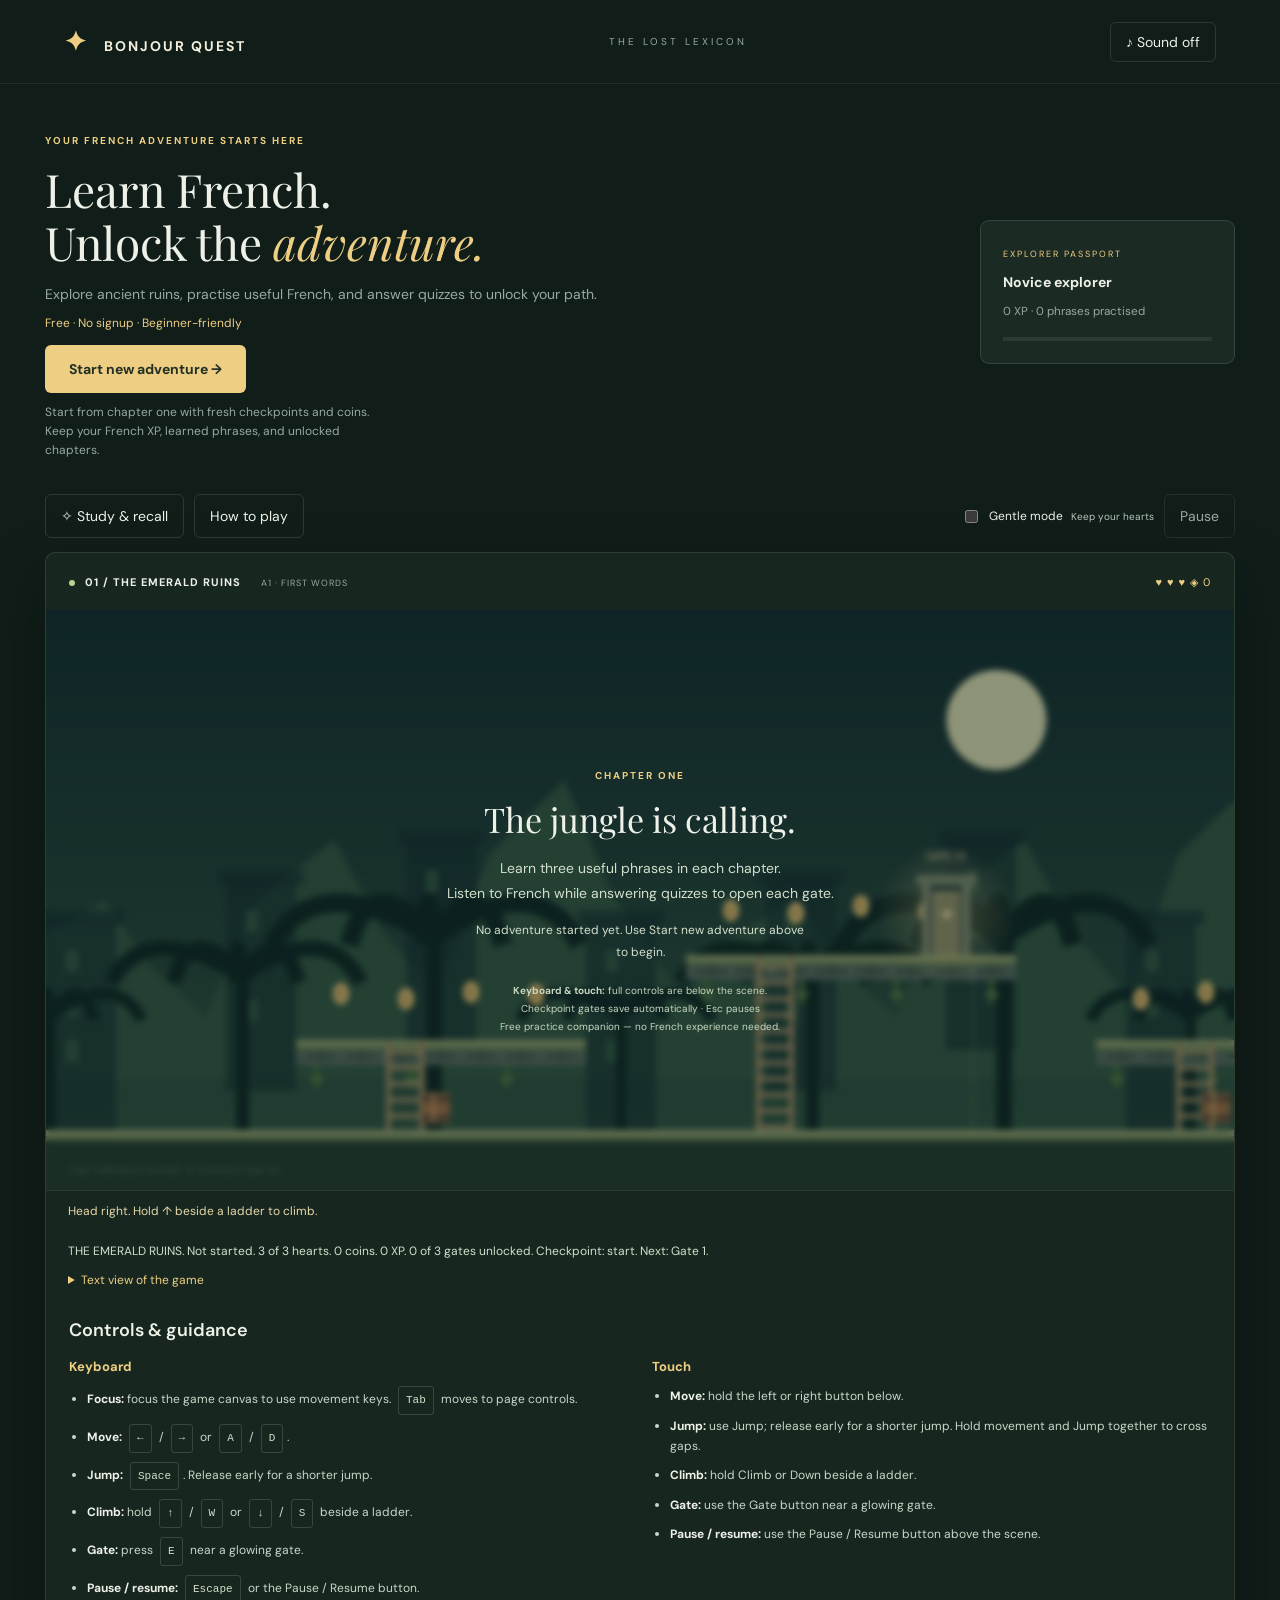
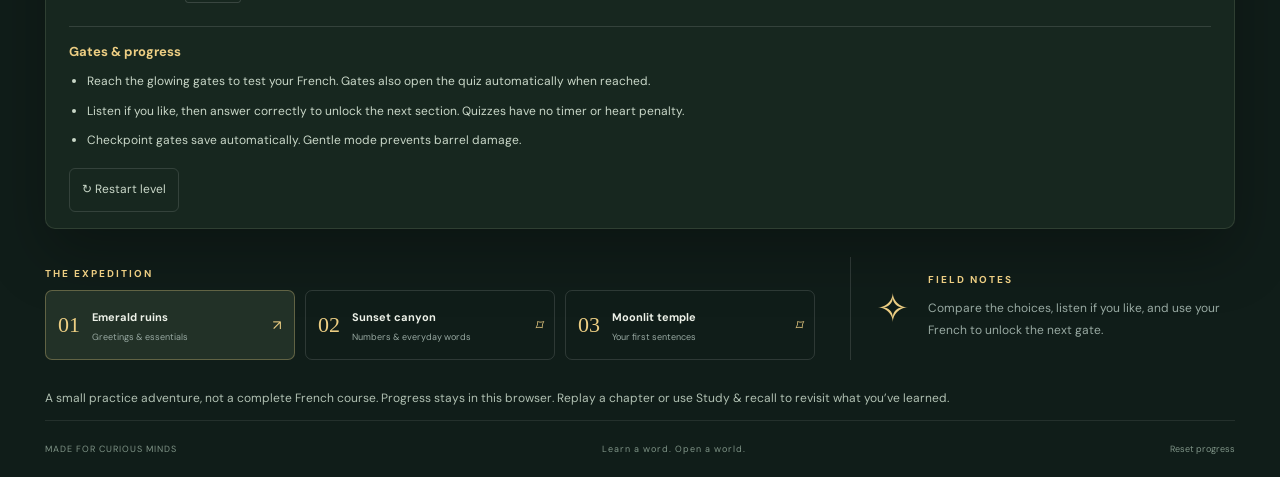
<file: index.html>
<!doctype html><html lang="en"><head><meta charset="utf-8"><meta name="viewport" content="width=device-width,initial-scale=1"><title>Bonjour Quest — Play & learn French</title><meta name="description" content="Learn beginner French through a free 2D adventure. Explore ruins, practise useful words, and unlock quiz gates. No signup required."><link rel="canonical" href="https://bonjour-quest-matei11.vercel.app/"><meta property="og:type" content="website"><meta property="og:site_name" content="Bonjour Quest"><meta property="og:title" content="Bonjour Quest — Play &amp; learn French"><meta property="og:description" content="Learn beginner French through a free 2D adventure. Explore ruins, practise useful words, and unlock quiz gates. No signup required."><meta property="og:url" content="https://bonjour-quest-matei11.vercel.app/"><meta property="og:locale" content="en_US"><link rel="stylesheet" href="style.css"></head><body><header><a class="brand" href="./"><span>✦</span> BONJOUR QUEST</a><div class="tag">THE LOST LEXICON</div><button id="sound">♪ Sound off</button></header><main><div class="intro"><div><p class="eyebrow">YOUR FRENCH ADVENTURE STARTS HERE</p><h1>Learn French.<br>Unlock the <em>adventure.</em></h1><p>Explore ancient ruins, practise useful French, and answer quizzes to unlock your path.<br><span class="trust">Free · No signup · Beginner-friendly</span></p><button type="button" class="primary" id="heroPlay" aria-controls="game" aria-describedby="newAdventureHint">Start new adventure →</button><p class="entry-hint" id="newAdventureHint">Start from chapter one with fresh checkpoints and coins. Keep your French XP, learned phrases, and unlocked chapters.</p></div><div class="passport"><span>EXPLORER PASSPORT</span><strong id="rank">Novice explorer</strong><small id="stats">0 XP · 0 phrases practised</small><div class="progress"><i id="xpbar"></i></div></div></div><div class="game-actions"><button id="study">✧ Study & recall</button><button id="help">How to play</button><label><input type="checkbox" id="gentle"> Gentle mode <small>Keep your hearts</small></label><button id="pause" disabled>Pause</button></div><section class="adventure"><div class="toolbar"><div><span class="live"></span><b id="worldTitle">01 / THE EMERALD RUINS</b><span class="difficulty">A1 · FIRST WORDS</span></div><div id="hud">♥ ♥ ♥ &nbsp; ◈ 0</div></div><div class="stage"><canvas id="game" role="application" aria-describedby="gameStatus gameSummary routeDetails" width="1200" height="580" aria-label="French learning platform adventure"></canvas><div id="start" class="overlay"><div class="startbox"><span class="eyebrow">CHAPTER ONE</span><h2>The jungle is calling.</h2><p>Learn three useful phrases in each chapter.<br>Listen to French while answering quizzes to open each gate.</p><button type="button" class="secondary-play" id="play" aria-controls="game" aria-describedby="continueHint" hidden disabled>Continue adventure →</button><p class="entry-hint" id="continueHint">No adventure started yet. Use Start new adventure above to begin.</p><small><strong>Keyboard &amp; touch:</strong> full controls are below the scene.<br>Checkpoint gates save automatically · Esc pauses<br>Free practice companion — no French experience needed.</small></div></div><div id="pauseScreen" class="overlay" hidden><div class="startbox"><span class="eyebrow">TAKE A BREATHER</span><h2>Adventure paused.</h2><p>Your checkpoint and coins are safe.</p><button class="primary" id="resume">Resume adventure →</button></div></div><div id="quiz" class="overlay" role="dialog" aria-modal="true" aria-labelledby="question" aria-describedby="hint feedback" hidden><div class="quizbox"><span class="eyebrow" id="quizTag">LEXICON GATE</span><h2 id="question"></h2><p id="hint"></p><button type="button" id="quizListen" aria-describedby="quizAudioHelp" hidden>Hear French</button><p id="quizAudioHelp" class="quiz-audio-help">Optional audio. You can answer using the written question and choices.</p><div id="answers"></div><p id="feedback" aria-live="polite"></p><button id="continue" class="primary" hidden>Continue adventure →</button></div></div><div class="scene-label">EMERALD RUINS <span>✦</span> EXPEDITION 01</div></div><div class="route-status" id="gameStatus" role="status" aria-live="polite">Head right and climb to the first gate.</div><div class="accessible-state"><p id="gameSummary" role="status" aria-live="polite" aria-atomic="true"></p><details><summary>Text view of the game</summary><p id="routeDetails"></p><p>Focus the game to use movement keys. Tab moves to page controls; Escape pauses. Position details update without automatic announcements.</p></details></div><section class="controls instruction-controls" aria-labelledby="controlsTitle">
<h2 id="controlsTitle">Controls &amp; guidance</h2>
<div class="instruction-grid">
<section id="keyboardInstructions" aria-labelledby="keyboardTitle">
<h3 id="keyboardTitle">Keyboard</h3>
<ul>
<li><strong>Focus:</strong> focus the game canvas to use movement keys. <kbd>Tab</kbd> moves to page controls.</li>
<li><strong>Move:</strong> <kbd>←</kbd> / <kbd>→</kbd> or <kbd>A</kbd> / <kbd>D</kbd>.</li>
<li><strong>Jump:</strong> <kbd>Space</kbd>. Release early for a shorter jump.</li>
<li><strong>Climb:</strong> hold <kbd>↑</kbd> / <kbd>W</kbd> or <kbd>↓</kbd> / <kbd>S</kbd> beside a ladder.</li>
<li><strong>Gate:</strong> press <kbd>E</kbd> near a glowing gate.</li>
<li><strong>Pause / resume:</strong> <kbd>Escape</kbd> or the Pause / Resume button.</li>
</ul>
</section>
<section id="touchInstructions" aria-labelledby="touchTitle">
<h3 id="touchTitle">Touch</h3>
<ul>
<li><strong>Move:</strong> hold the left or right button below.</li>
<li><strong>Jump:</strong> use Jump; release early for a shorter jump. Hold movement and Jump together to cross gaps.</li>
<li><strong>Climb:</strong> hold Climb or Down beside a ladder.</li>
<li><strong>Gate:</strong> use the Gate button near a glowing gate.</li>
<li><strong>Pause / resume:</strong> use the Pause / Resume button above the scene.</li>
</ul>
</section>
</div>
<section class="instruction-notes" aria-labelledby="progressTitle">
<h3 id="progressTitle">Gates &amp; progress</h3>
<ul>
<li>Reach the glowing gates to test your French. Gates also open the quiz automatically when reached.</li>
<li>Listen if you like, then answer correctly to unlock the next section. Quizzes have no timer or heart penalty.</li>
<li>Checkpoint gates save automatically. Gentle mode prevents barrel damage.</li>
</ul>
</section>
<button id="restart">↻ Restart level</button>
</section><div class="touch"><button data-key="ArrowLeft" aria-label="Move left">◀</button><button data-key="ArrowRight" aria-label="Move right">▶</button><button data-key="Space">Jump</button><button data-key="ArrowUp">↑ Climb</button><button data-key="ArrowDown" aria-label="Climb down">↓ Down</button><button data-key="KeyE">✦ Gate</button></div></section><dialog id="learningDialog" aria-labelledby="learningTitle"><div class="dialog-head"><span class="eyebrow">EXPLORER’S NOTEBOOK</span><button id="closeLearning" aria-label="Close notebook">✕</button></div><h2 id="learningTitle">Your French toolkit</h2><div id="learningContent"></div></dialog><div class="bottom"><div class="journey"><p class="eyebrow">THE EXPEDITION</p><div class="worlds"><button class="world selected" data-world="0"><span>01</span><div><b>Emerald ruins</b><small>Greetings & essentials</small></div><i>↗</i></button><button class="world" data-world="1"><span>02</span><div><b>Sunset canyon</b><small>Numbers & everyday words</small></div><i>⌑</i></button><button class="world" data-world="2"><span>03</span><div><b>Moonlit temple</b><small>Your first sentences</small></div><i>⌑</i></button></div></div><aside><span class="book">✧</span><div><p class="eyebrow">FIELD NOTES</p><p id="note">Compare the choices, listen if you like, and use your French to unlock the next gate.</p></div></aside></div><p class="learning-note">A small practice adventure, not a complete French course. Progress stays in this browser. Replay a chapter or use Study & recall to revisit what you’ve learned.</p><footer>MADE FOR CURIOUS MINDS <span>Learn a word. Open a world.</span><button id="reset">Reset progress</button></footer></main><script src="physics.js"></script><script src="game.js"></script></body></html>
</file>
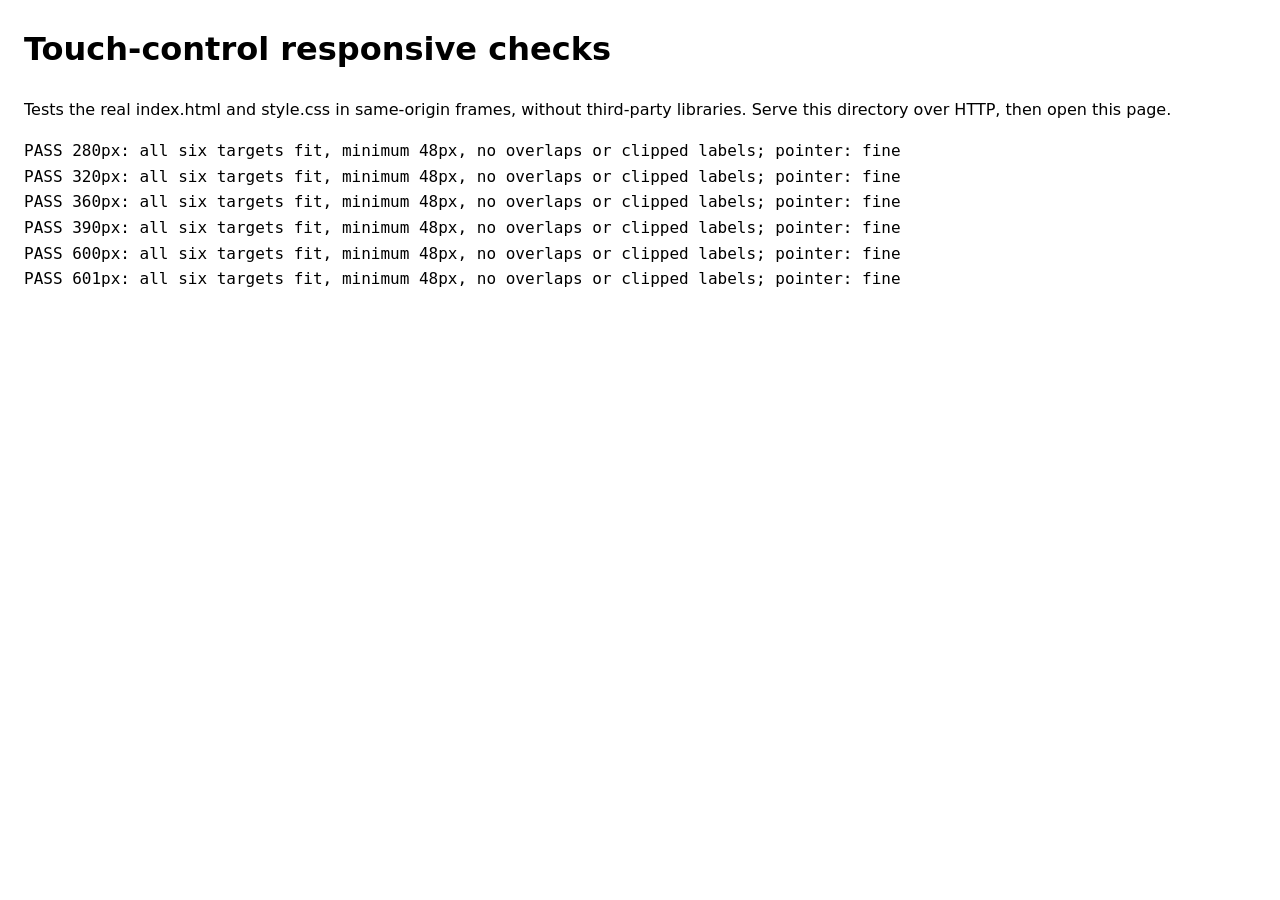
<file: check-responsive.html>
<!doctype html>
<html lang="en">
<meta charset="utf-8">
<meta name="viewport" content="width=device-width,initial-scale=1">
<title>Bonjour Quest touch-layout checks</title>
<style>body{font:16px/1.6 system-ui;margin:24px}pre{white-space:pre-wrap}iframe{position:absolute;left:-10000px;top:0;border:0;height:740px}</style>
<h1>Touch-control responsive checks</h1>
<p>Tests the real index.html and style.css in same-origin frames, without third-party libraries. Serve this directory over HTTP, then open this page.</p>
<pre id="results" role="status" aria-live="polite">Running…</pre>
<script>
'use strict';
const expected=['ArrowLeft','ArrowRight','Space','ArrowUp','ArrowDown','KeyE'];
function requireCheck(condition,message){if(!condition)throw Error(message)}
function validate(sample){
 requireCheck(JSON.stringify(sample.keys)===JSON.stringify(expected),'Exactly six controls in the existing order');
 requireCheck(sample.instructions.heading==='Controls & guidance','Instruction section needs a visible heading');
 requireCheck(JSON.stringify(sample.instructions.labels)===JSON.stringify(['Keyboard','Touch']),'Keyboard and touch groups need associated headings');
 requireCheck(sample.instructions.visible,'Instruction guidance is hidden');
 requireCheck(sample.instructions.readable,'Instructions overflow or are clipped');
 requireCheck(sample.entries.heroVisible&&sample.entries.heroFits,'Start must remain visible and unclipped');
 requireCheck(sample.entries.continueAvailable===sample.entries.continueVisible,'Continue availability and visibility disagree');
 requireCheck(sample.entries.continueFits,'Continue is clipped');
 requireCheck(sample.entries.descriptions,'Entry buttons need associated explanatory text');
 const visible=sample.width<=800||sample.coarse;
 requireCheck((sample.display!=='none')===visible,'Unexpected visibility at '+sample.width+'px');
 if(!visible)return;
 requireCheck(sample.scrollWidth<=sample.clientWidth+1,'Touch group overflows');
 const tolerance=1;
 for(const [i,b] of sample.buttons.entries()){
  requireCheck(b.width>=48-tolerance&&b.height>=48-tolerance,expected[i]+' target smaller than 48px');
  requireCheck(b.left>=sample.bounds.left-tolerance&&b.right<=sample.bounds.right+tolerance,expected[i]+' clipped by group');
  requireCheck(b.top>=sample.bounds.top-tolerance&&b.bottom<=sample.bounds.bottom+tolerance,expected[i]+' outside group');
  requireCheck(b.left>=sample.adventure.left-tolerance&&b.right<=sample.adventure.right+tolerance,expected[i]+' clipped by adventure');
  requireCheck(b.scrollWidth<=b.clientWidth+1&&b.scrollHeight<=b.clientHeight+1,expected[i]+' label clipped');
  requireCheck(b.touchAction==='none',expected[i]+' lost its existing touch-action behavior');
  for(const other of sample.buttons.slice(i+1))requireCheck(!(Math.min(b.right,other.right)-Math.max(b.left,other.left)>tolerance&&Math.min(b.bottom,other.bottom)-Math.max(b.top,other.top)>tolerance),'Buttons overlap');
 }
}
function measure(frame){
 const doc=frame.contentDocument,win=frame.contentWindow,group=doc.querySelector('.touch');
 requireCheck(group,'Missing .touch group');
 const rect=element=>{const r=element.getBoundingClientRect();return {left:r.left,right:r.right,top:r.top,bottom:r.bottom,width:r.width,height:r.height}};
 const guide=doc.querySelector('.instruction-controls');
 const sections=['keyboardInstructions','touchInstructions'].map(id=>doc.getElementById(id));
 const instructions={heading:doc.getElementById(guide.getAttribute('aria-labelledby'))?.textContent,labels:sections.map(section=>doc.getElementById(section.getAttribute('aria-labelledby'))?.textContent),visible:[guide,...sections].every(element=>element.getBoundingClientRect().height>0&&win.getComputedStyle(element).visibility==='visible'&&!element.closest('[hidden],[aria-hidden="true"]')),readable:[guide,...guide.querySelectorAll('li')].every(element=>{const r=element.getBoundingClientRect();return r.left>=0&&r.right<=doc.documentElement.clientWidth+1&&element.scrollWidth<=element.clientWidth+1})};

 const hero=doc.getElementById('heroPlay'),play=doc.getElementById('play'),stage=doc.querySelector('.stage').getBoundingClientRect();
 const heroRect=hero.getBoundingClientRect(),playRect=play.getBoundingClientRect();
 const entries={heroVisible:heroRect.height>0,heroFits:heroRect.left>=0&&heroRect.right<=doc.documentElement.clientWidth+1,continueAvailable:!play.disabled,continueVisible:playRect.height>0,continueFits:play.hidden||(playRect.left>=stage.left&&playRect.right<=stage.right&&playRect.top>=stage.top&&playRect.bottom<=stage.bottom),descriptions:[hero,play].every(b=>b.type==='button'&&b.getAttribute('aria-controls')==='game'&&doc.getElementById(b.getAttribute('aria-describedby'))?.textContent.trim())};
 return {entries,instructions,width:win.innerWidth,coarse:win.matchMedia('(pointer:coarse)').matches,display:win.getComputedStyle(group).display,keys:[...group.querySelectorAll('button')].map(b=>b.dataset.key),bounds:rect(group),adventure:rect(doc.querySelector('.adventure')),scrollWidth:group.scrollWidth,clientWidth:group.clientWidth,buttons:[...group.querySelectorAll('button')].map(b=>({...rect(b),scrollWidth:b.scrollWidth,clientWidth:b.clientWidth,scrollHeight:b.scrollHeight,clientHeight:b.clientHeight,touchAction:win.getComputedStyle(b).touchAction}))};
}
async function fixture(width){
 const frame=document.createElement('iframe');frame.title='Test viewport '+width;frame.style.width=width+'px';
 const loaded=new Promise((resolve,reject)=>{const timer=setTimeout(()=>reject(Error('Page load timeout at '+width+'px')),15000);frame.onload=()=>{clearTimeout(timer);resolve()};frame.onerror=()=>{clearTimeout(timer);reject(Error('Frame load failed'))}});
 frame.src='./index.html';document.body.append(frame);
 try{await loaded;await frame.contentDocument.fonts.ready;return measure(frame)}finally{frame.remove()}
}
(async()=>{
 const output=document.getElementById('results'),lines=[];let failed=0;
 if(location.protocol==='file:'){output.textContent='Serve the project over HTTP; file:// does not provide reliable same-origin frame access.';return}
 for(const width of [280,320,360,390,600,601,800,801,1024]){
  try{const sample=await fixture(width);validate(sample);
   // Verify representative failures are rejected by the geometry checker.
   if(width===320)for(const corrupt of [s=>s.instructions.visible=false,s=>s.instructions.labels[0]='',s=>s.keys.pop(),s=>s.buttons[0].width=30,s=>s.buttons[0].right=s.bounds.right+20,s=>Object.assign(s.buttons[1],s.buttons[0])]){
    const broken=JSON.parse(JSON.stringify(sample));corrupt(broken);let rejected=false;try{validate(broken)}catch{rejected=true}requireCheck(rejected,'Regression checker missed deliberately broken geometry');
   }
   lines.push('PASS '+width+'px: '+(sample.display==='none'?'hidden on fine-pointer desktop':'all six targets fit, minimum 48px, no overlaps or clipped labels')+'; pointer: '+(sample.coarse?'coarse':'fine'));
  }catch(error){failed++;lines.push('FAIL '+width+'px: '+error.message)}
  output.textContent=lines.join('\n');
 }
 output.textContent+='\n'+(failed?'FAIL: '+failed+' viewport(s) failed.':'PASS: all 9 viewport checks, instruction/entry visibility and negative cases.')+'\nPointer media queries reflect the actual test browser; run on a touch device as well to verify its coarse-pointer branch.';
 document.title=(failed?'FAIL':'PASS')+' — touch-layout checks';
})();
</script>
</html>
</file>
<file: style.css>
@import url('https://fonts.googleapis.com/css2?family=DM+Sans:wght@400;500;600;700&family=Playfair+Display:ital,wght@0,600;0,700;1,600&display=swap');
:root{color-scheme:dark;--gold:#edce83;--muted:#98a9a2}*{box-sizing:border-box}body{margin:0;background:#101d19;color:#edf1e8;font:14px 'DM Sans',sans-serif}button,a{-webkit-tap-highlight-color:transparent}button{font:inherit;cursor:pointer}header{height:84px;border-bottom:1px solid #ffffff13;display:flex;align-items:center;justify-content:space-between;padding:0 5%}.brand{color:#f3efdc;font-weight:700;letter-spacing:2px;text-decoration:none}.brand span{color:var(--gold);font-size:27px;margin-right:10px}.tag{font-size:10px;letter-spacing:3px;color:var(--muted)}button{color:inherit;background:transparent;border:1px solid #ffffff20;border-radius:6px;padding:10px 15px}button:hover{border-color:var(--gold)}main{max-width:1320px;margin:auto;padding:40px 45px 0}.intro{display:flex;justify-content:space-between;align-items:center;margin-bottom:34px}.eyebrow{color:var(--gold);letter-spacing:2px;font-size:10px;font-weight:700}h1{font:46px/1.15 'Playfair Display',Georgia,serif;margin:16px 0}h1 em{color:var(--gold)}.intro p:not(.eyebrow){color:var(--muted)}.passport{width:255px;padding:22px;border:1px solid #c7d7b728;background:#1b2a23;border-radius:9px}.passport span{font-size:9px;letter-spacing:2px;color:var(--gold)}.passport strong,.passport small{display:block;margin-top:12px}.passport small{color:var(--muted)}.progress{height:4px;background:#ffffff13;margin-top:18px}.progress i{display:block;background:var(--gold);height:4px;width:0}.adventure{border:1px solid #77876b40;border-radius:10px;overflow:hidden;background:#17271f;box-shadow:0 25px 60px #0004}.toolbar{height:57px;display:flex;justify-content:space-between;align-items:center;padding:0 23px;font-size:11px;letter-spacing:1px}.live{display:inline-block;width:6px;height:6px;background:#bdd18c;border-radius:50%;margin-right:10px}.difficulty{margin-left:20px;color:var(--muted);font-size:9px}#hud{color:var(--gold)}.stage{position:relative}canvas{width:100%;display:block;image-rendering:pixelated}.scene-label{position:absolute;bottom:15px;left:24px;font-size:8px;letter-spacing:2px;color:#cbdebc80}.scene-label span{margin:0 12px}.overlay{position:absolute;inset:0;background:#0a181d65;display:grid;place-items:center;backdrop-filter:blur(3px)}[hidden]{display:none!important}.startbox{text-align:center;padding:30px}h2{font:34px/1.2 'Playfair Display',Georgia,serif;margin:16px 0}.startbox p{line-height:1.8;color:#d3dfcc}.primary{background:var(--gold);color:#233125;border:0;font-weight:700;padding:15px 24px}.primary span{margin-left:35px}.startbox small{display:block;margin-top:18px;color:#c8d7c0;font-size:10px}.quizbox{background:#14261f;border:1px solid #e7ce8160;padding:28px;width:min(480px,90%);border-radius:10px;box-shadow:0 20px 80px #0008}.quizbox h2{font-size:27px}.quizbox p{color:#c0cebe}#answers{display:grid;grid-template-columns:1fr 1fr;gap:10px}#answers button{text-align:left;background:#22382b;padding:14px}#answers button.correct{background:#365b32;border-color:#98c879}#answers button.wrong{background:#653d35}#feedback{min-height:20px;font-size:12px}.controls{padding:16px 23px;display:flex;justify-content:space-between;font-size:10px;color:var(--muted);gap:10px}kbd{display:inline-block;border:1px solid #ffffff25;padding:4px 7px;border-radius:3px;color:#d3dec7;margin:0 4px;font-size:9px}#restart{border:0;padding:0;margin-left:14px;font-size:10px}.bottom{display:grid;grid-template-columns:2fr 1fr;gap:35px;margin:28px 0}.worlds{display:flex;gap:10px}.world{display:flex;align-items:center;gap:12px;flex:1;text-align:left;padding:16px 12px;border-radius:7px}.world.selected{border-color:#edce8350;background:#223127}.world>span{font:22px Georgia;color:var(--gold)}.world b{font-size:11px}.world small{display:block;font-size:9px;color:var(--muted);margin-top:6px}.world i{margin-left:auto;color:var(--gold)}aside{display:flex;gap:18px;border-left:1px solid #ffffff20;padding-left:25px;align-items:center}.book{font-size:40px;color:var(--gold)}aside p:last-child{font-size:12px;line-height:1.8;color:var(--muted)}footer{border-top:1px solid #ffffff15;padding:22px 0;color:#7f9487;font-size:9px;letter-spacing:1px;display:flex;justify-content:space-between}footer button{font-size:9px;border:0;padding:0}.touch{display:none}@media(max-width:800px){main{padding:25px 15px 0}header{padding:0 20px;height:65px}.tag{display:none}h1{font-size:35px}.passport{width:185px;padding:15px}.intro{gap:20px}.bottom{grid-template-columns:1fr}.worlds{flex-wrap:wrap}.difficulty{display:none}.controls{flex-wrap:wrap}.touch{display:flex;gap:12px;padding:0 20px 15px;justify-content:center}.touch button{touch-action:none}.startbox{padding:10px}h2{font-size:25px}.startbox p{font-size:11px}.startbox small{font-size:8px}.quizbox{padding:15px}.quizbox h2{font-size:22px}.quizbox p{margin:8px 0}.toolbar{padding:0 14px}aside{padding-left:15px}.scene-label{display:none}}@media(max-width:500px){.passport{display:none}canvas{height:350px;object-fit:cover}.brand{font-size:11px}.world{min-width:130px}footer span{display:none}}


/* Beginner learning tools */
.trust{display:inline-block;margin-top:12px;color:#edce83;font-size:12px}
.game-actions{display:flex;gap:10px;align-items:center;flex-wrap:wrap;margin-bottom:14px}
.game-actions label{display:flex;gap:8px;align-items:center;font-size:12px;margin-left:auto}
.game-actions small{color:#b9c8bb}.game-actions input{accent-color:#edce83}
button:focus-visible,a:focus-visible,input:focus-visible{outline:3px solid #edce83;outline-offset:4px}
button:disabled{cursor:default;opacity:.65}
#learningDialog{color:#edf1e8;background:#172b22;border:1px solid #8b9872;border-radius:12px;width:min(640px,94vw);max-height:85dvh;padding:26px}
#learningDialog::backdrop{background:#08120cba;backdrop-filter:blur(5px)}
.dialog-head{display:flex;justify-content:space-between;align-items:center}
.word-list{display:grid;gap:10px;margin:18px 0}.word-card{border:1px solid #ffffff20;padding:14px;border-radius:7px}
.word-card strong{color:#edce83;display:block;font-size:18px}.word-card p{line-height:1.6;color:#c9d7c8;margin:7px 0}
.word-card button{padding:7px 12px;font-size:12px}.learning-note{color:#b0c0b2;font-size:12px;line-height:1.7}
#recallAnswer{display:block;width:100%;padding:14px;margin:14px 0;color:#fff;background:#0f2018;border:1px solid #8a9b7e;border-radius:6px;font:inherit}
.dialog-actions{display:flex;gap:10px;flex-wrap:wrap}#recallFeedback{min-height:28px;line-height:1.6}
.stage:has(#quiz:not([hidden])){min-height:460px}
#quiz{overflow-y:auto;padding:18px}.quizbox{margin:auto}.quizbox #continue{width:100%}
.controls{font-size:12px}#answers button{min-height:48px}.touch{flex-wrap:wrap}
@media(max-width:800px){.game-actions label{margin-left:0}.touch{gap:8px;padding:12px}.touch button{min-height:48px;min-width:48px;padding:10px}#learningDialog{padding:18px}}
@media(max-width:500px){canvas{height:auto;object-fit:contain}.stage:has(#start:not([hidden])){min-height:345px}.startbox p{font-size:13px}.startbox small{font-size:10px}.game-actions button{padding:10px 12px}.game-actions{gap:8px}.intro h1{font-size:36px}.toolbar b{font-size:9px}}


/* Gameplay readability and touch controls */
.stage{height:clamp(390px,46vw,580px);isolation:isolate}
.stage canvas{height:100%;width:100%;object-fit:fill;outline-offset:-4px}
.route-status{padding:12px 22px;color:#e6d7a9;font-size:12px;border-top:1px solid #ffffff16;min-height:43px}
.touch button{user-select:none;-webkit-user-select:none;touch-action:none}
.touch button.pressed{background:#edce83;color:#172b22;transform:translateY(2px)}
.overlay{z-index:2}.scene-label{pointer-events:none}
.startbox small{line-height:1.8}.game-actions button{min-height:44px}
@media(pointer:coarse){.touch{display:flex;gap:8px;justify-content:center;padding:12px;flex-wrap:wrap}.touch button{min-height:50px;min-width:50px}}
@media(max-width:600px){.stage{height:390px}.route-status{font-size:11px;padding:12px}.touch{display:grid;grid-template-columns:repeat(3,1fr);gap:8px}.touch button{padding:12px 8px;min-height:48px}.startbox{padding:18px}.startbox small{font-size:11px}.stage:has(#quiz:not([hidden])){height:500px}.quizbox{width:100%;padding:20px}}
@media(prefers-reduced-motion:reduce){*,*::before,*::after{scroll-behavior:auto!important;transition:none!important}}


/* Text equivalent of canvas state; retain existing game layout. */
canvas:focus-visible{outline:3px solid var(--gold);outline-offset:-4px}
.accessible-state{padding:0 22px 12px;color:#d3dfcc;font-size:12px;line-height:1.7;overflow-wrap:anywhere}
.accessible-state p{margin:8px 0}.accessible-state summary{cursor:pointer;color:var(--gold)}
.accessible-state summary:focus-visible{outline:3px solid var(--gold);outline-offset:3px}
@media(max-width:600px){.accessible-state{padding:0 12px 12px}}

/* Group instructions without changing the game or touch-control layout. */
.instruction-controls{display:block;color:#c9d7c8;line-height:1.7}
.instruction-controls h2{font:600 18px 'DM Sans',sans-serif;margin:0 0 14px;color:#edf1e8}
.instruction-controls h3{font-size:13px;color:var(--gold);margin:0 0 8px}
.instruction-grid{display:grid;grid-template-columns:repeat(2,minmax(0,1fr));gap:24px}
.instruction-controls ul{padding-left:18px;margin:0}.instruction-controls li{margin:0 0 9px}
.instruction-controls strong{color:#edf1e8}.instruction-controls kbd{font-size:11px;white-space:nowrap}
.instruction-notes{border-top:1px solid #ffffff20;padding-top:14px;margin-top:14px}
.instruction-controls #restart{margin:8px 0 0;padding:10px 12px;border:1px solid #ffffff20;font-size:12px;min-height:44px}
@media(max-width:600px){.instruction-grid{grid-template-columns:minmax(0,1fr);gap:18px}.instruction-controls{padding:16px 12px}}

/* Distinct new-adventure and saved-adventure entry points. */
#heroPlay{min-height:48px}
.entry-hint{font-size:12px;line-height:1.6;max-width:42ch}
.intro .entry-hint{margin:10px 0 0}
.startbox .entry-hint{margin:12px auto;color:#d3dfcc;font-size:12px}
#play.secondary-play{background:#172b22;color:var(--gold);border:1px solid var(--gold);min-height:48px;padding:14px 22px;font-weight:600}
#play.secondary-play:hover{background:#253a2b}

#quizListen{margin:0 0 6px;min-height:44px;border-color:#edce8370} .quizbox .quiz-audio-help{font-size:11px;color:#b9c8bb;line-height:1.5;margin:0 0 14px}
</file>
